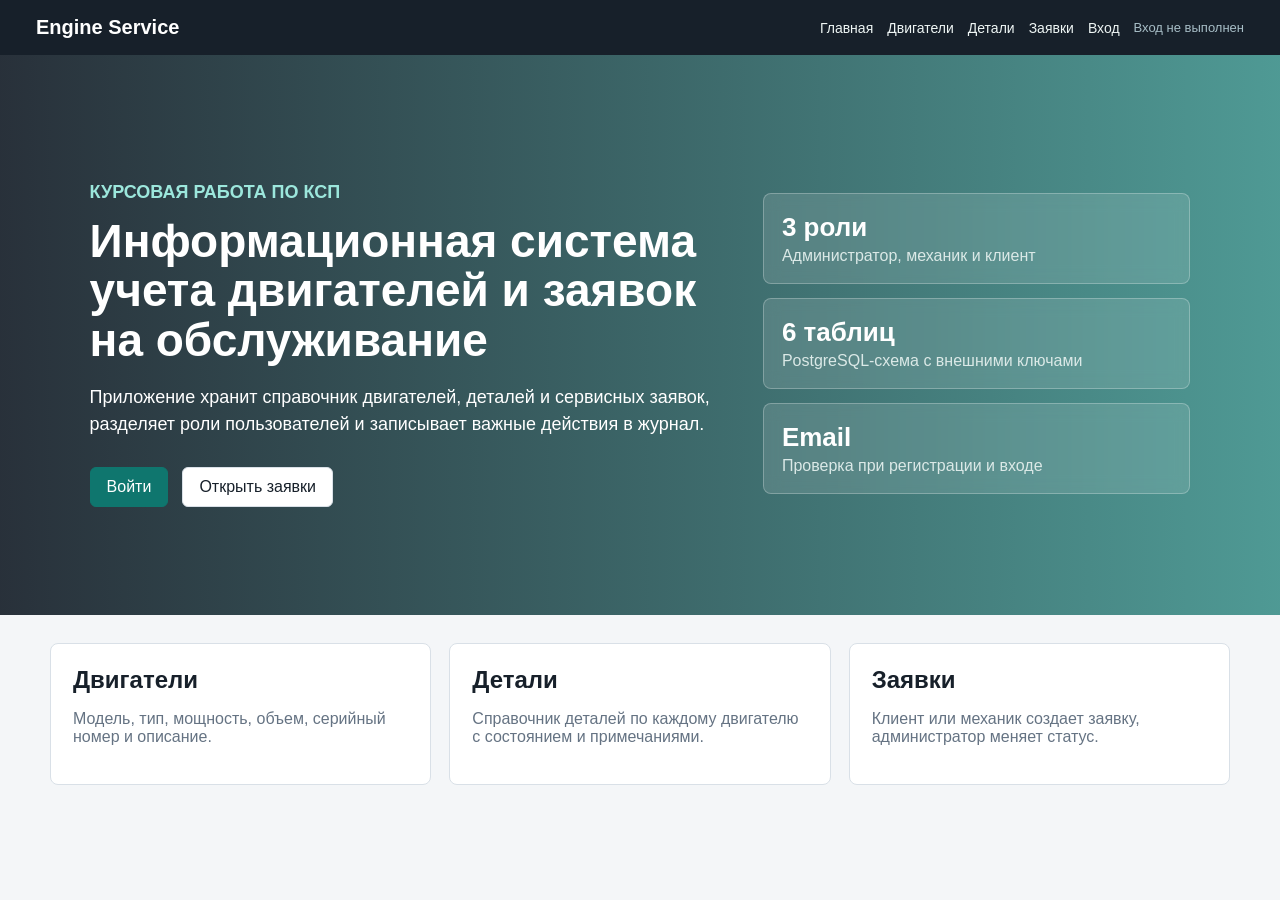
<file: public/index.html>
<!doctype html>
<html lang="ru">
<head>
    <meta charset="utf-8">
    <meta name="viewport" content="width=device-width, initial-scale=1">
    <title>Учет двигателей</title>
    <link rel="stylesheet" href="css/style.css">
</head>
<body>
    <header class="topbar">
        <a class="brand" href="index.html">Engine Service</a>
        <nav>
            <a href="index.html">Главная</a>
            <a href="engines.html">Двигатели</a>
            <a href="parts.html">Детали</a>
            <a href="requests.html">Заявки</a>
            <a href="stats.html" data-staff>Статистика</a>
            <a href="logs.html" data-admin>Логи</a>
            <a href="login.html">Вход</a>
        </nav>
    </header>

    <main class="hero">
        <section class="hero-text">
            <p class="eyebrow">Курсовая работа по КСП</p>
            <h1>Информационная система учета двигателей и заявок на обслуживание</h1>
            <p>Приложение хранит справочник двигателей, деталей и сервисных заявок, разделяет роли пользователей и записывает важные действия в журнал.</p>
            <div class="hero-actions">
                <a class="button primary" href="login.html">Войти</a>
                <a class="button" href="requests.html">Открыть заявки</a>
            </div>
        </section>
        <section class="dashboard-strip" aria-label="Возможности системы">
            <article>
                <strong>3 роли</strong>
                <span>Администратор, механик и клиент</span>
            </article>
            <article>
                <strong>6 таблиц</strong>
                <span>PostgreSQL-схема с внешними ключами</span>
            </article>
            <article>
                <strong>Email</strong>
                <span>Проверка при регистрации и входе</span>
            </article>
        </section>
    </main>

    <section class="content-grid">
        <article>
            <h2>Двигатели</h2>
            <p>Модель, тип, мощность, объем, серийный номер и описание.</p>
        </article>
        <article>
            <h2>Детали</h2>
            <p>Справочник деталей по каждому двигателю с состоянием и примечаниями.</p>
        </article>
        <article>
            <h2>Заявки</h2>
            <p>Клиент или механик создает заявку, администратор меняет статус.</p>
        </article>
    </section>

    <script src="js/app.js"></script>
</body>
</html>
</file>
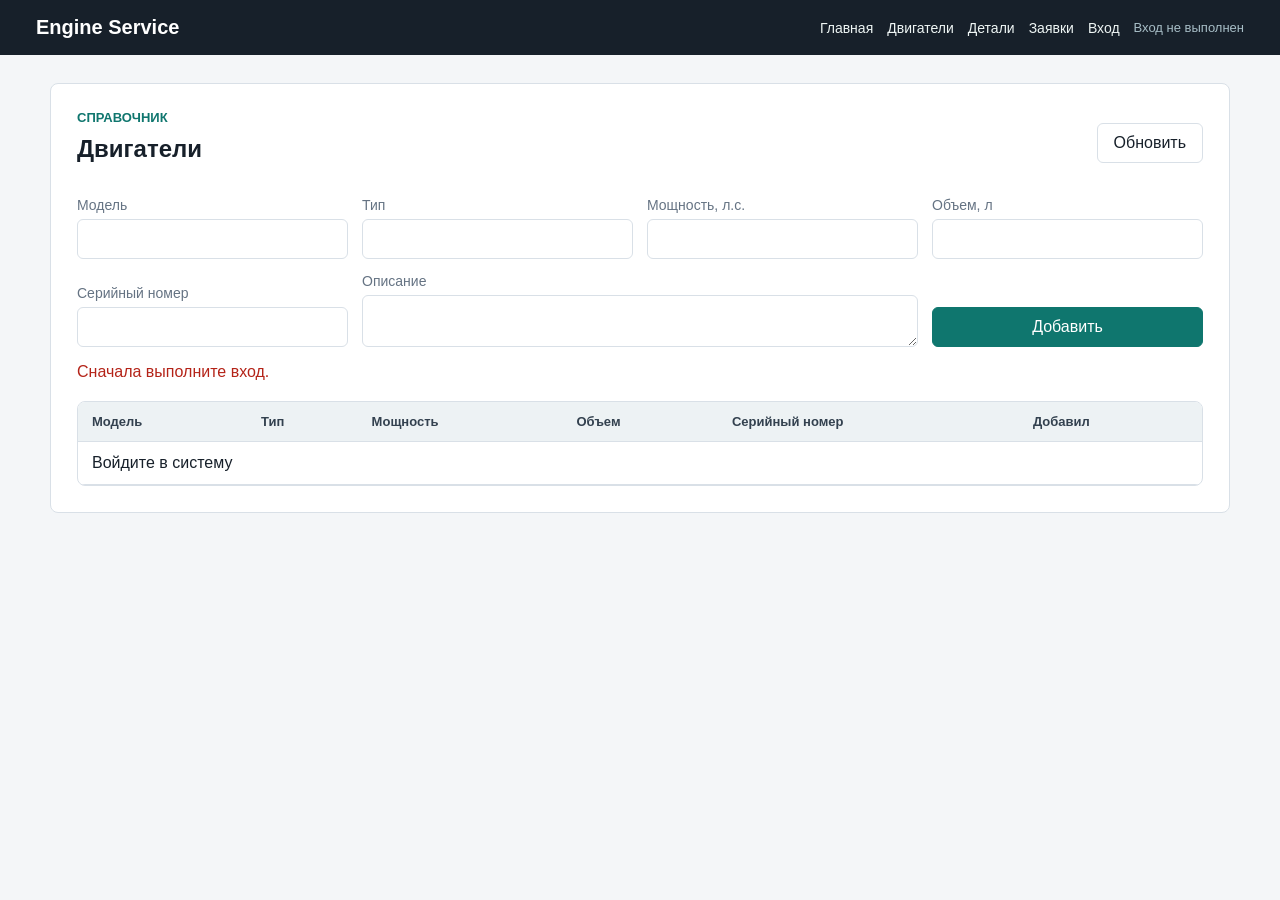
<file: public/engines.html>
<!doctype html>
<html lang="ru">
<head>
    <meta charset="utf-8">
    <meta name="viewport" content="width=device-width, initial-scale=1">
    <title>Двигатели</title>
    <link rel="stylesheet" href="css/style.css">
</head>
<body>
    <header class="topbar">
        <a class="brand" href="index.html">Engine Service</a>
        <nav>
            <a href="index.html">Главная</a>
            <a href="engines.html">Двигатели</a>
            <a href="parts.html">Детали</a>
            <a href="requests.html">Заявки</a>
            <a href="stats.html" data-staff>Статистика</a>
            <a href="logs.html" data-admin>Логи</a>
            <a href="login.html">Вход</a>
        </nav>
    </header>

    <main class="page">
        <section class="panel">
            <div class="section-head">
                <div>
                    <p class="eyebrow">Справочник</p>
                    <h1>Двигатели</h1>
                </div>
                <button id="refreshEngines" class="button" type="button">Обновить</button>
            </div>

            <form id="engineForm" class="form inline-form">
                <label>Модель <input name="model" required></label>
                <label>Тип <input name="engine_type" required></label>
                <label>Мощность, л.с. <input name="power_hp" type="number" min="1"></label>
                <label>Объем, л <input name="volume_liters" type="number" min="0.1" step="0.1"></label>
                <label>Серийный номер <input name="serial_number"></label>
                <label class="wide">Описание <textarea name="description" rows="2"></textarea></label>
                <button class="button primary" type="submit">Добавить</button>
            </form>
            <p id="engineMessage" class="message"></p>

            <div class="table-wrap">
                <table>
                    <thead>
                        <tr>
                            <th>Модель</th>
                            <th>Тип</th>
                            <th>Мощность</th>
                            <th>Объем</th>
                            <th>Серийный номер</th>
                            <th>Добавил</th>
                        </tr>
                    </thead>
                    <tbody id="enginesTable"></tbody>
                </table>
            </div>
        </section>
    </main>

    <script src="js/app.js"></script>
</body>
</html>
</file>
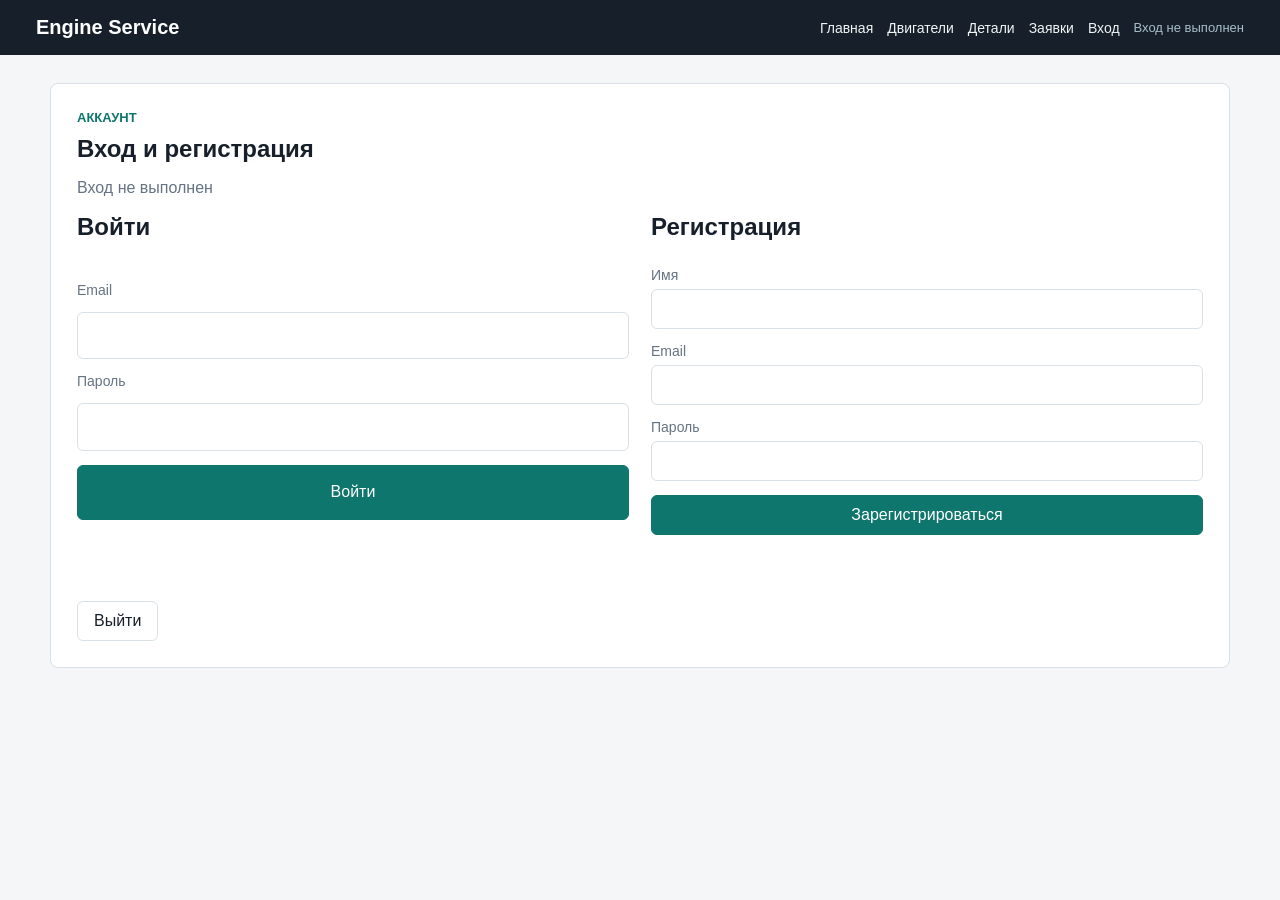
<file: public/login.html>
<!doctype html>
<html lang="ru">
<head>
    <meta charset="utf-8">
    <meta name="viewport" content="width=device-width, initial-scale=1">
    <title>Вход</title>
    <link rel="stylesheet" href="css/style.css">
</head>
<body>
    <header class="topbar">
        <a class="brand" href="index.html">Engine Service</a>
        <nav>
            <a href="index.html">Главная</a>
            <a href="engines.html">Двигатели</a>
            <a href="parts.html">Детали</a>
            <a href="requests.html">Заявки</a>
            <a href="stats.html" data-staff>Статистика</a>
            <a href="logs.html" data-admin>Логи</a>
            <a href="login.html">Вход</a>
        </nav>
    </header>

    <main class="page">
        <section class="panel auth-panel">
            <div>
                <p class="eyebrow">Аккаунт</p>
                <h1>Вход и регистрация</h1>
                <p id="currentUserLabel" class="muted">Вход не выполнен</p>
            </div>

            <div class="two-column">
                <form id="loginForm" class="form">
                    <h2>Войти</h2>
                    <label>Email <input name="email" type="email" required></label>
                    <label>Пароль <input name="password" type="password" minlength="4" required></label>
                    <button class="button primary" type="submit">Войти</button>
                    <p id="loginMessage" class="message"></p>
                </form>

                <form id="registerForm" class="form">
                    <h2>Регистрация</h2>
                    <label>Имя <input name="name" required minlength="2"></label>
                    <label>Email <input name="email" type="email" required></label>
                    <label>Пароль <input name="password" type="password" minlength="4" required></label>
                    <button class="button primary" type="submit">Зарегистрироваться</button>
                    <p id="registerMessage" class="message"></p>
                </form>
            </div>

            <button id="logoutButton" class="button" type="button">Выйти</button>
        </section>
    </main>

    <script src="js/app.js"></script>
</body>
</html>
</file>
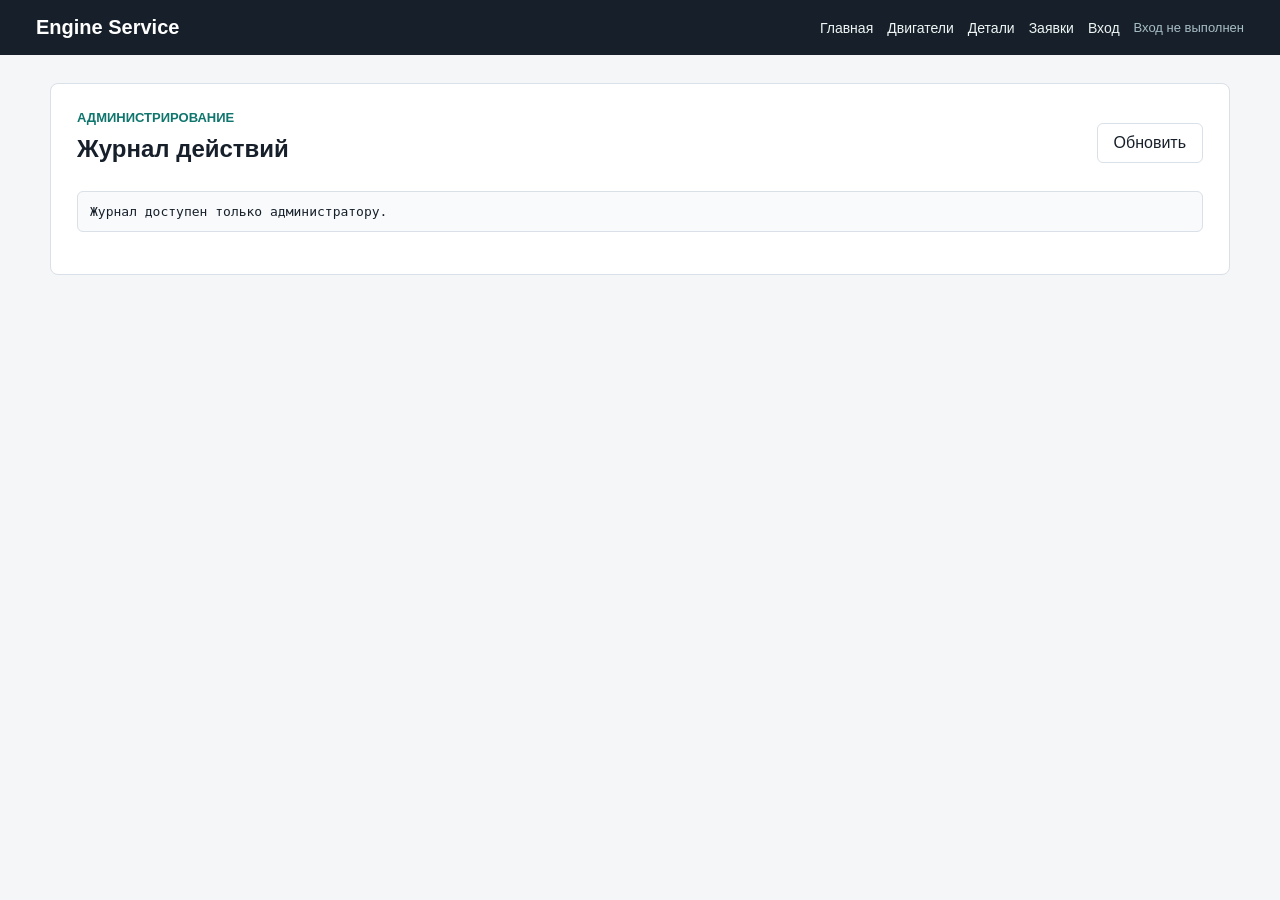
<file: public/logs.html>
<!doctype html>
<html lang="ru">
<head>
    <meta charset="utf-8">
    <meta name="viewport" content="width=device-width, initial-scale=1">
    <title>Логи</title>
    <link rel="stylesheet" href="css/style.css">
</head>
<body>
    <header class="topbar">
        <a class="brand" href="index.html">Engine Service</a>
        <nav>
            <a href="index.html">Главная</a>
            <a href="engines.html">Двигатели</a>
            <a href="parts.html">Детали</a>
            <a href="requests.html">Заявки</a>
            <a href="stats.html" data-staff>Статистика</a>
            <a href="logs.html" data-admin>Логи</a>
            <a href="login.html">Вход</a>
        </nav>
    </header>

    <main class="page">
        <section class="panel">
            <div class="section-head">
                <div>
                    <p class="eyebrow">Администрирование</p>
                    <h1>Журнал действий</h1>
                </div>
                <button id="refreshLogs" class="button" type="button">Обновить</button>
            </div>
            <ul id="logsList" class="logs-list"></ul>
        </section>
    </main>

    <script src="js/app.js"></script>
</body>
</html>
</file>
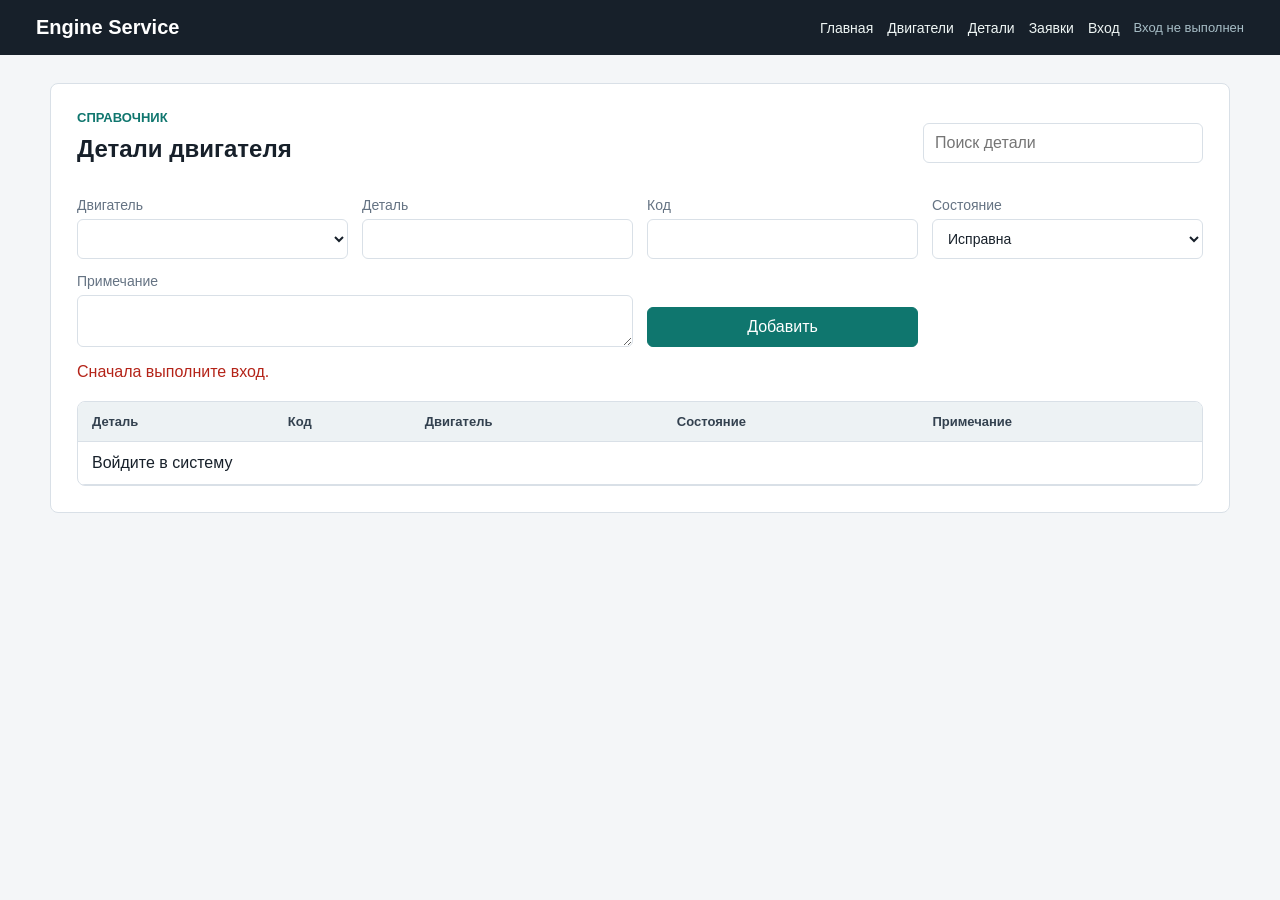
<file: public/parts.html>
<!doctype html>
<html lang="ru">
<head>
    <meta charset="utf-8">
    <meta name="viewport" content="width=device-width, initial-scale=1">
    <title>Детали</title>
    <link rel="stylesheet" href="css/style.css">
</head>
<body>
    <header class="topbar">
        <a class="brand" href="index.html">Engine Service</a>
        <nav>
            <a href="index.html">Главная</a>
            <a href="engines.html">Двигатели</a>
            <a href="parts.html">Детали</a>
            <a href="requests.html">Заявки</a>
            <a href="stats.html" data-staff>Статистика</a>
            <a href="logs.html" data-admin>Логи</a>
            <a href="login.html">Вход</a>
        </nav>
    </header>

    <main class="page">
        <section class="panel">
            <div class="section-head">
                <div>
                    <p class="eyebrow">Справочник</p>
                    <h1>Детали двигателя</h1>
                </div>
                <input id="partSearch" class="search" placeholder="Поиск детали">
            </div>

            <form id="partForm" class="form inline-form">
                <label>Двигатель <select name="engine_id" required></select></label>
                <label>Деталь <input name="name" required></label>
                <label>Код <input name="part_code"></label>
                <label>Состояние
                    <select name="condition">
                        <option>Исправна</option>
                        <option>В диагностике</option>
                        <option>Требует замены</option>
                        <option>Заменена</option>
                    </select>
                </label>
                <label class="wide">Примечание <textarea name="note" rows="2"></textarea></label>
                <button class="button primary" type="submit">Добавить</button>
            </form>
            <p id="partMessage" class="message"></p>

            <div class="table-wrap">
                <table>
                    <thead>
                        <tr>
                            <th>Деталь</th>
                            <th>Код</th>
                            <th>Двигатель</th>
                            <th>Состояние</th>
                            <th>Примечание</th>
                        </tr>
                    </thead>
                    <tbody id="partsTable"></tbody>
                </table>
            </div>
        </section>
    </main>

    <script src="js/app.js"></script>
</body>
</html>
</file>
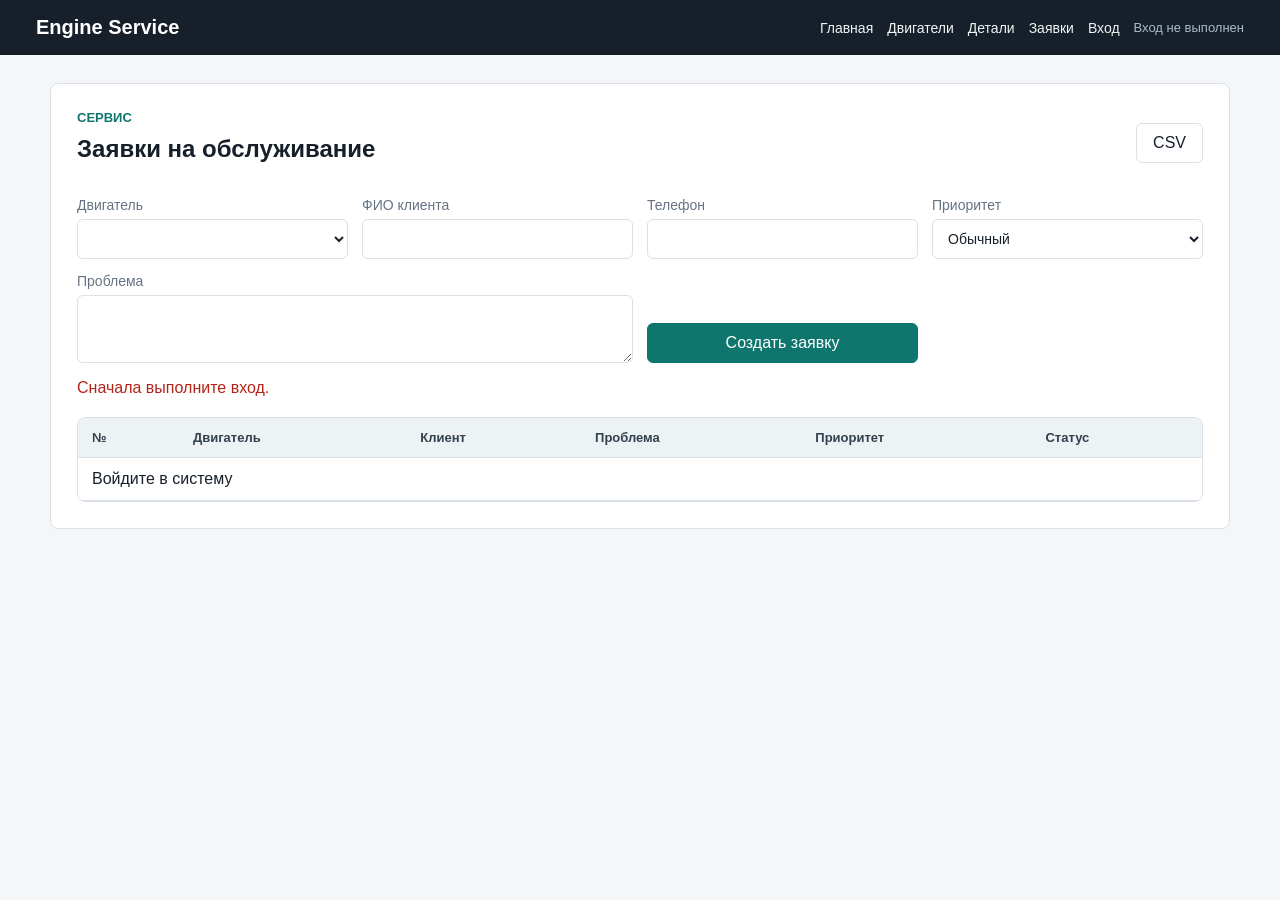
<file: public/requests.html>
<!doctype html>
<html lang="ru">
<head>
    <meta charset="utf-8">
    <meta name="viewport" content="width=device-width, initial-scale=1">
    <title>Заявки</title>
    <link rel="stylesheet" href="css/style.css">
</head>
<body>
    <header class="topbar">
        <a class="brand" href="index.html">Engine Service</a>
        <nav>
            <a href="index.html">Главная</a>
            <a href="engines.html">Двигатели</a>
            <a href="parts.html">Детали</a>
            <a href="requests.html">Заявки</a>
            <a href="stats.html" data-staff>Статистика</a>
            <a href="logs.html" data-admin>Логи</a>
            <a href="login.html">Вход</a>
        </nav>
    </header>

    <main class="page">
        <section class="panel">
            <div class="section-head">
                <div>
                    <p class="eyebrow">Сервис</p>
                    <h1>Заявки на обслуживание</h1>
                </div>
                <button id="exportRequests" class="button" type="button">CSV</button>
            </div>

            <form id="requestForm" class="form inline-form">
                <label>Двигатель <select name="engine_id" required></select></label>
                <label>ФИО клиента <input name="client_name" required minlength="3"></label>
                <label>Телефон <input name="phone"></label>
                <label>Приоритет
                    <select name="priority">
                        <option>Обычный</option>
                        <option>Высокий</option>
                        <option>Срочный</option>
                    </select>
                </label>
                <label class="wide">Проблема <textarea name="problem" rows="3" required minlength="10"></textarea></label>
                <button class="button primary" type="submit">Создать заявку</button>
            </form>
            <p id="requestMessage" class="message"></p>

            <div class="table-wrap">
                <table>
                    <thead>
                        <tr>
                            <th>№</th>
                            <th>Двигатель</th>
                            <th>Клиент</th>
                            <th>Проблема</th>
                            <th>Приоритет</th>
                            <th>Статус</th>
                            <th data-admin>Действие</th>
                        </tr>
                    </thead>
                    <tbody id="requestsTable"></tbody>
                </table>
            </div>
        </section>
    </main>

    <script src="js/app.js"></script>
</body>
</html>
</file>
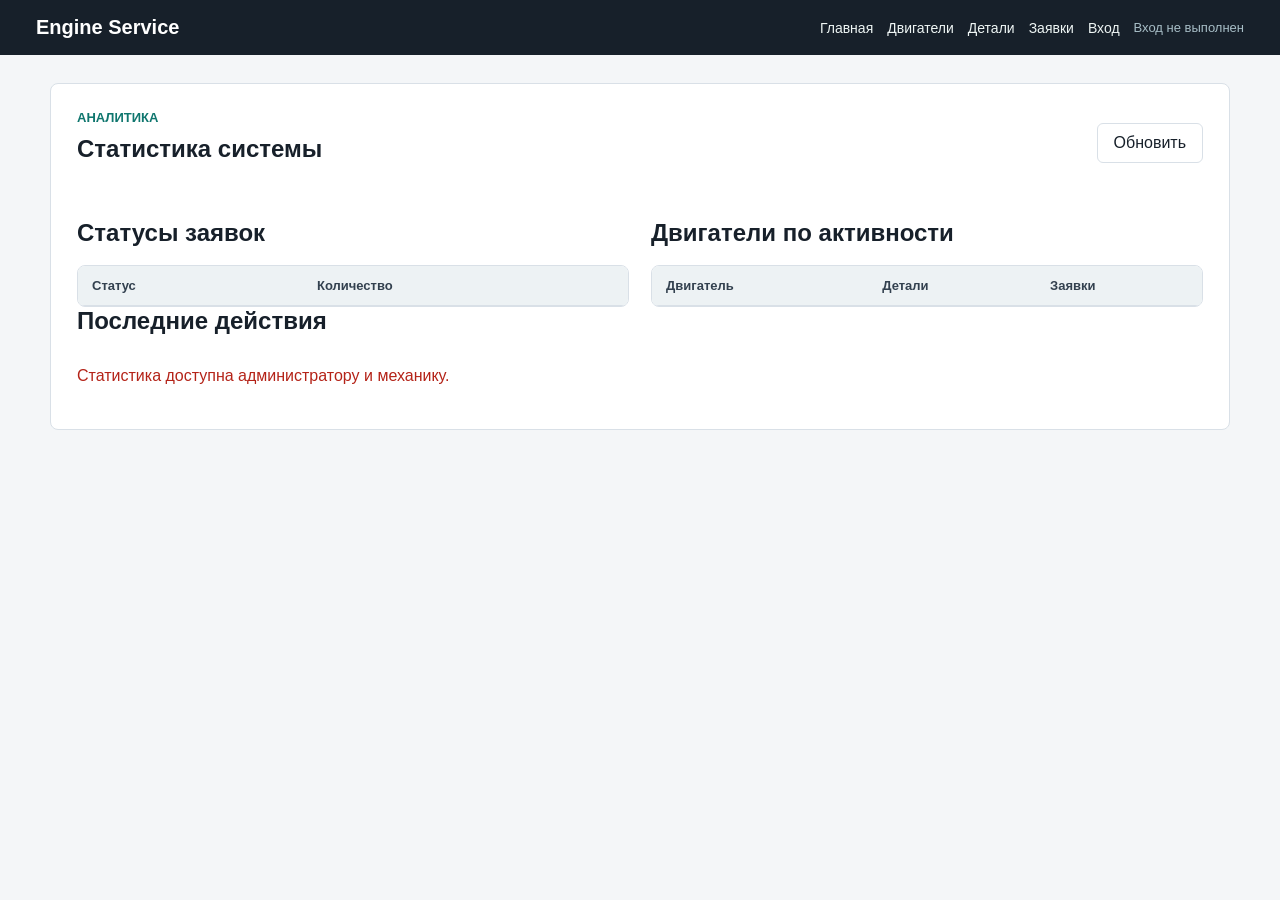
<file: public/stats.html>
<!doctype html>
<html lang="ru">
<head>
    <meta charset="utf-8">
    <meta name="viewport" content="width=device-width, initial-scale=1">
    <title>Статистика</title>
    <link rel="stylesheet" href="css/style.css">
</head>
<body>
    <header class="topbar">
        <a class="brand" href="index.html">Engine Service</a>
        <nav>
            <a href="index.html">Главная</a>
            <a href="engines.html">Двигатели</a>
            <a href="parts.html">Детали</a>
            <a href="requests.html">Заявки</a>
            <a href="stats.html" data-staff>Статистика</a>
            <a href="logs.html" data-admin>Логи</a>
            <a href="login.html">Вход</a>
        </nav>
    </header>

    <main class="page">
        <section class="panel">
            <div class="section-head">
                <div>
                    <p class="eyebrow">Аналитика</p>
                    <h1>Статистика системы</h1>
                </div>
                <button id="refreshStats" class="button" type="button">Обновить</button>
            </div>

            <div id="statsCards" class="stats-grid"></div>

            <div class="two-column stats-columns">
                <section>
                    <h2>Статусы заявок</h2>
                    <div class="table-wrap">
                        <table>
                            <thead>
                                <tr>
                                    <th>Статус</th>
                                    <th>Количество</th>
                                </tr>
                            </thead>
                            <tbody id="statusStatsTable"></tbody>
                        </table>
                    </div>
                </section>

                <section>
                    <h2>Двигатели по активности</h2>
                    <div class="table-wrap">
                        <table>
                            <thead>
                                <tr>
                                    <th>Двигатель</th>
                                    <th>Детали</th>
                                    <th>Заявки</th>
                                </tr>
                            </thead>
                            <tbody id="engineStatsTable"></tbody>
                        </table>
                    </div>
                </section>
            </div>

            <section>
                <h2>Последние действия</h2>
                <ul id="recentActionsList" class="logs-list"></ul>
            </section>

            <p id="statsMessage" class="message"></p>
        </section>
    </main>

    <script src="js/app.js"></script>
</body>
</html>
</file>
<file: public/css/style.css>
:root {
    color-scheme: light;
    --bg: #f4f6f8;
    --panel: #ffffff;
    --text: #17202a;
    --muted: #657383;
    --line: #d9e0e7;
    --accent: #0f766e;
    --accent-dark: #0b5d57;
    --danger: #b42318;
    --soft: #e8f3f1;
}

* {
    box-sizing: border-box;
}

body {
    margin: 0;
    font-family: Arial, Helvetica, sans-serif;
    background: var(--bg);
    color: var(--text);
}

a {
    color: inherit;
    text-decoration: none;
}

.topbar {
    position: sticky;
    top: 0;
    z-index: 10;
    display: flex;
    align-items: center;
    justify-content: space-between;
    gap: 24px;
    padding: 16px 36px;
    background: #17202a;
    color: #ffffff;
}

.brand {
    font-weight: 700;
    font-size: 20px;
}

nav {
    display: flex;
    align-items: center;
    flex-wrap: wrap;
    gap: 14px;
    font-size: 14px;
}

nav a {
    color: #eef5f4;
}

.user-label {
    color: #a8bec7;
    font-size: 13px;
}

.hidden {
    display: none !important;
}

.hero {
    min-height: 560px;
    display: grid;
    grid-template-columns: minmax(280px, 1.2fr) minmax(260px, 0.8fr);
    gap: 32px;
    align-items: center;
    padding: 56px 7vw 40px;
    background:
        linear-gradient(90deg, rgba(23, 32, 42, 0.92), rgba(15, 118, 110, 0.72)),
        url('https://images.unsplash.com/photo-1486262715619-67b85e0b08d3?auto=format&fit=crop&w=1600&q=80') center/cover;
    color: #ffffff;
}

.hero h1 {
    max-width: 780px;
    margin: 0 0 18px;
    font-size: 46px;
    line-height: 1.08;
}

.hero p {
    max-width: 660px;
    font-size: 18px;
    line-height: 1.55;
}

.eyebrow {
    margin: 0 0 10px;
    color: var(--accent);
    font-size: 13px;
    font-weight: 700;
    text-transform: uppercase;
    letter-spacing: 0;
}

.hero .eyebrow {
    color: #9ce7dc;
}

.hero-actions,
.section-head {
    display: flex;
    align-items: center;
    justify-content: space-between;
    gap: 14px;
    flex-wrap: wrap;
}

.hero-actions {
    justify-content: flex-start;
    margin-top: 28px;
}

.button {
    display: inline-flex;
    align-items: center;
    justify-content: center;
    min-height: 40px;
    padding: 10px 16px;
    border: 1px solid var(--line);
    border-radius: 6px;
    background: #ffffff;
    color: var(--text);
    font: inherit;
    cursor: pointer;
}

.button.primary {
    border-color: var(--accent);
    background: var(--accent);
    color: #ffffff;
}

.button.primary:hover {
    background: var(--accent-dark);
}

.dashboard-strip {
    display: grid;
    gap: 14px;
}

.dashboard-strip article {
    padding: 18px;
    border: 1px solid rgba(255, 255, 255, 0.26);
    border-radius: 8px;
    background: rgba(255, 255, 255, 0.12);
    backdrop-filter: blur(8px);
}

.dashboard-strip strong,
.dashboard-strip span {
    display: block;
}

.dashboard-strip strong {
    font-size: 26px;
}

.dashboard-strip span {
    margin-top: 4px;
    color: #dbe9e7;
}

.content-grid,
.page {
    width: min(1180px, calc(100% - 32px));
    margin: 28px auto;
}

.content-grid {
    display: grid;
    grid-template-columns: repeat(3, minmax(0, 1fr));
    gap: 18px;
}

.content-grid article,
.panel {
    border: 1px solid var(--line);
    border-radius: 8px;
    background: var(--panel);
}

.content-grid article {
    padding: 22px;
}

.panel {
    padding: 26px;
}

h1,
h2 {
    margin: 0 0 12px;
}

.muted,
.content-grid p {
    color: var(--muted);
}

.two-column {
    display: grid;
    grid-template-columns: repeat(2, minmax(0, 1fr));
    gap: 22px;
}

.form {
    display: grid;
    gap: 14px;
}

.inline-form {
    grid-template-columns: repeat(4, minmax(160px, 1fr));
    align-items: end;
    margin: 22px 0 8px;
}

.wide {
    grid-column: span 2;
}

label {
    display: grid;
    gap: 6px;
    color: var(--muted);
    font-size: 14px;
}

input,
select,
textarea {
    width: 100%;
    min-height: 40px;
    border: 1px solid var(--line);
    border-radius: 6px;
    padding: 9px 11px;
    color: var(--text);
    font: inherit;
    background: #ffffff;
}

textarea {
    resize: vertical;
}

.search {
    max-width: 280px;
}

.message {
    min-height: 20px;
    color: var(--accent);
}

.message.error {
    color: var(--danger);
}

.table-wrap {
    overflow-x: auto;
    margin-top: 18px;
    border: 1px solid var(--line);
    border-radius: 8px;
}

table {
    width: 100%;
    border-collapse: collapse;
    min-width: 780px;
}

th,
td {
    padding: 12px 14px;
    border-bottom: 1px solid var(--line);
    text-align: left;
    vertical-align: top;
}

th {
    background: #edf2f4;
    font-size: 13px;
    color: #33414f;
}

.status {
    display: inline-block;
    padding: 4px 8px;
    border-radius: 999px;
    background: var(--soft);
    color: var(--accent-dark);
    font-size: 13px;
}

.logs-list {
    display: grid;
    gap: 8px;
    padding: 0;
    list-style: none;
}

.logs-list li {
    padding: 12px;
    border: 1px solid var(--line);
    border-radius: 6px;
    background: #f8fafb;
    font-family: Menlo, Consolas, monospace;
    font-size: 13px;
}

.stats-grid {
    display: grid;
    grid-template-columns: repeat(4, minmax(140px, 1fr));
    gap: 14px;
    margin: 20px 0 24px;
}

.stat-card {
    padding: 18px;
    border: 1px solid var(--line);
    border-radius: 8px;
    background: var(--soft);
}

.stat-card strong {
    display: block;
    font-size: 30px;
    color: var(--accent-dark);
}

.stat-card span {
    display: block;
    margin-top: 4px;
    color: #33414f;
}

.stats-columns {
    align-items: start;
}

.stats-columns table {
    min-width: 0;
}

@media (max-width: 860px) {
    .topbar,
    .section-head {
        align-items: flex-start;
        flex-direction: column;
    }

    .hero,
    .content-grid,
    .two-column,
    .inline-form,
    .stats-grid {
        grid-template-columns: 1fr;
    }

    .hero {
        min-height: auto;
        padding: 44px 22px;
    }

    .hero h1 {
        font-size: 34px;
    }

    .wide {
        grid-column: auto;
    }
}
</file>
